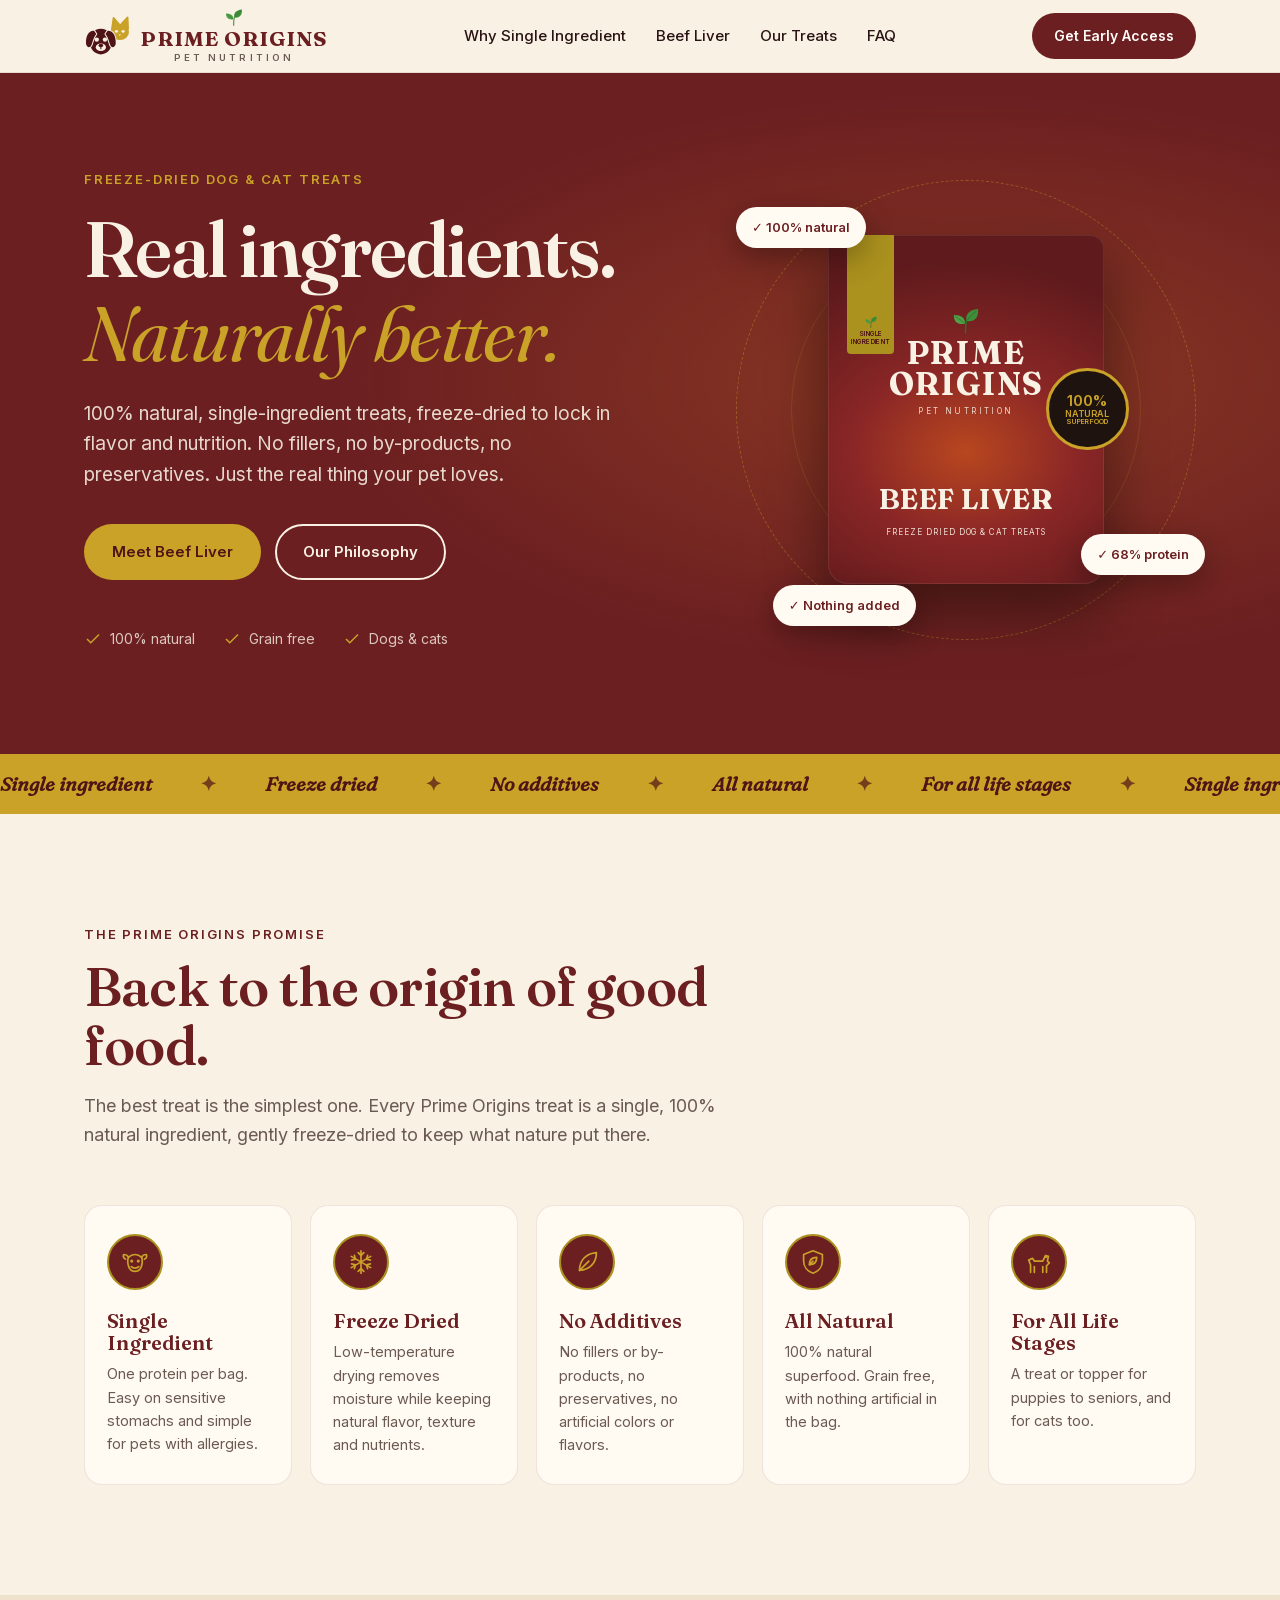
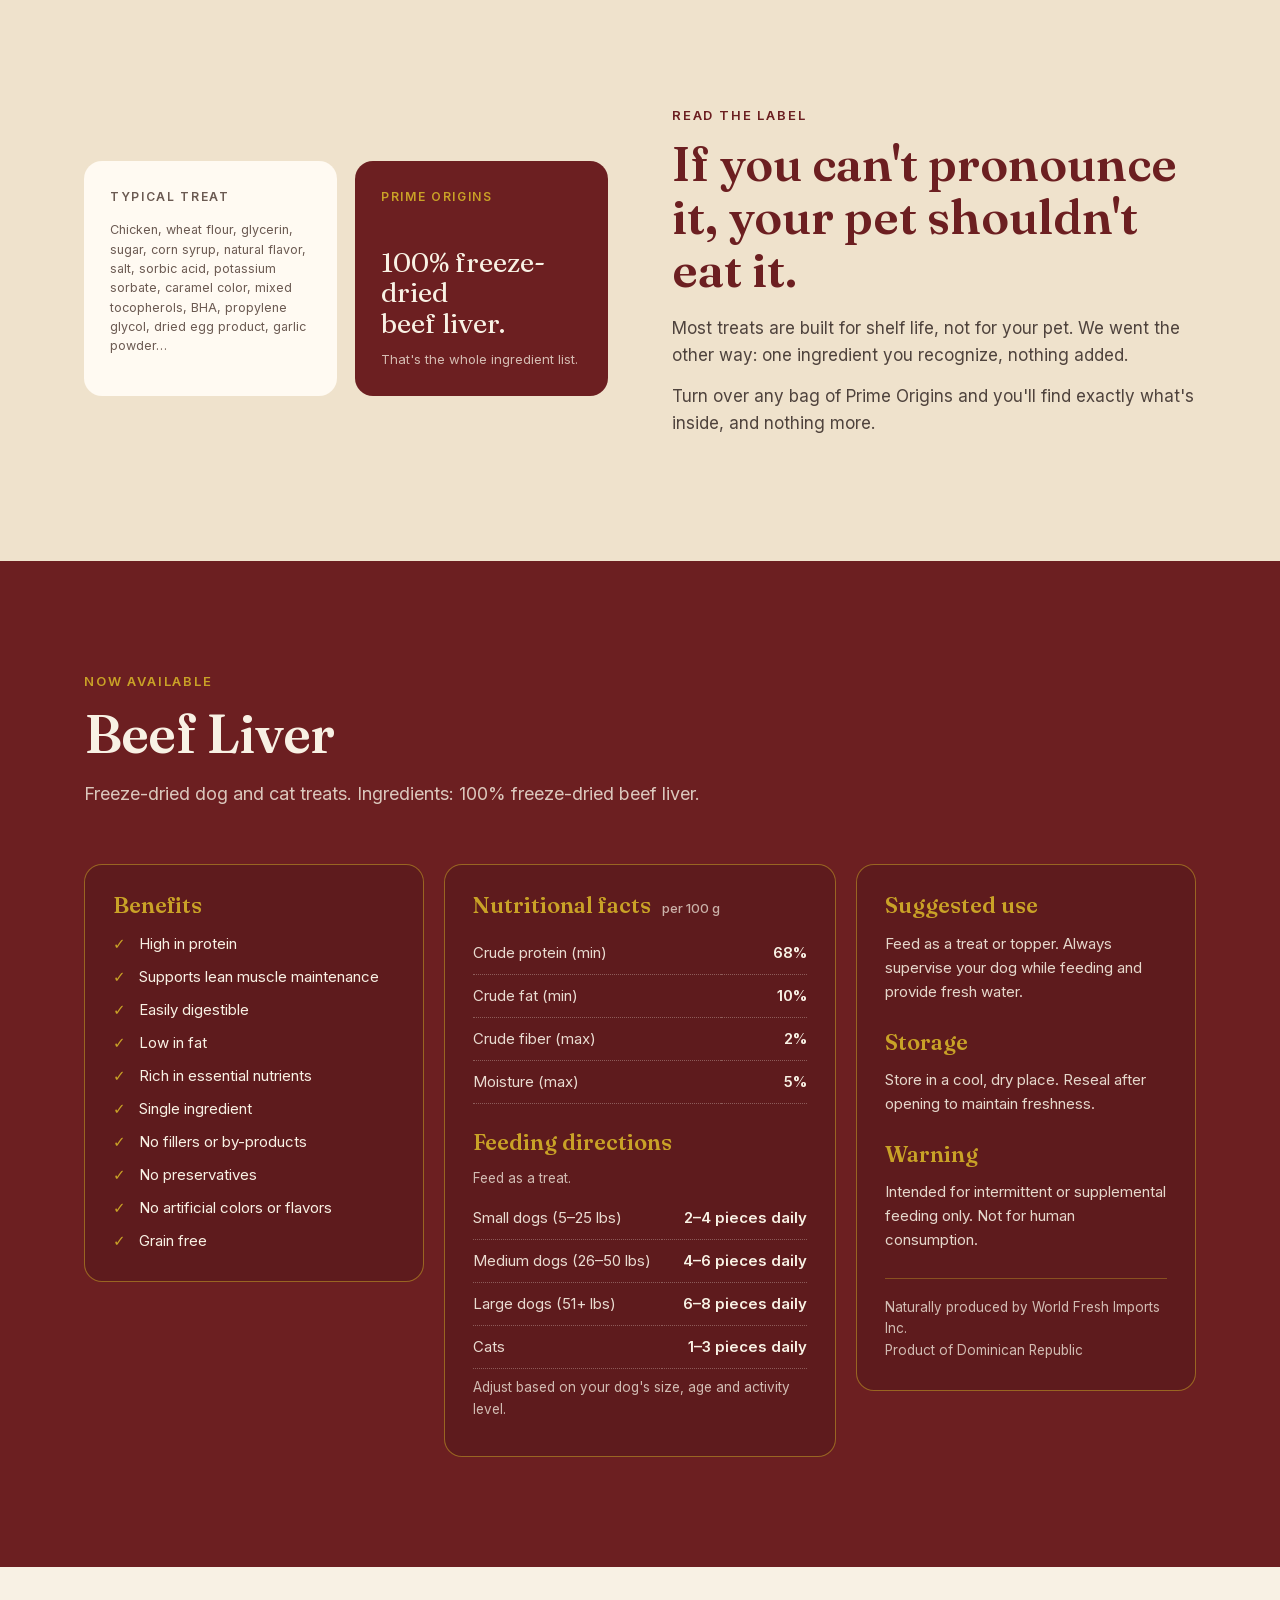
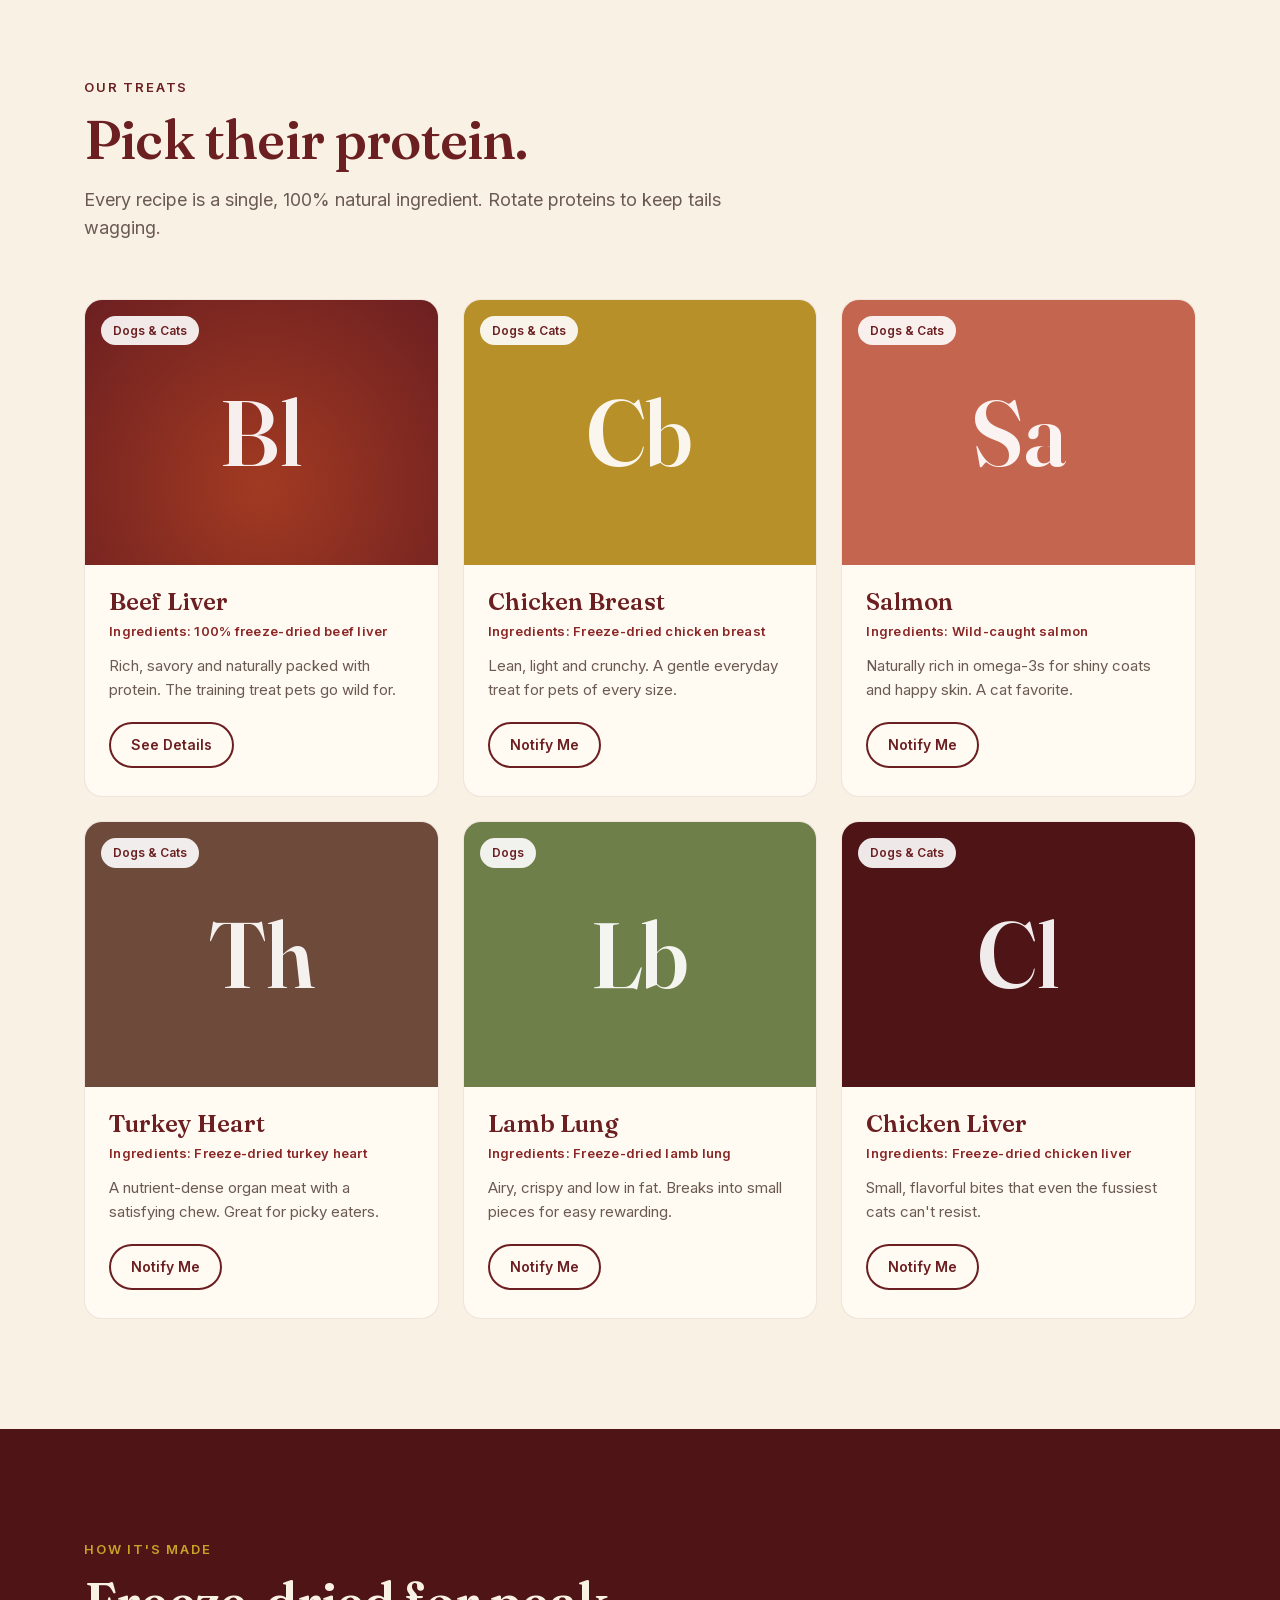
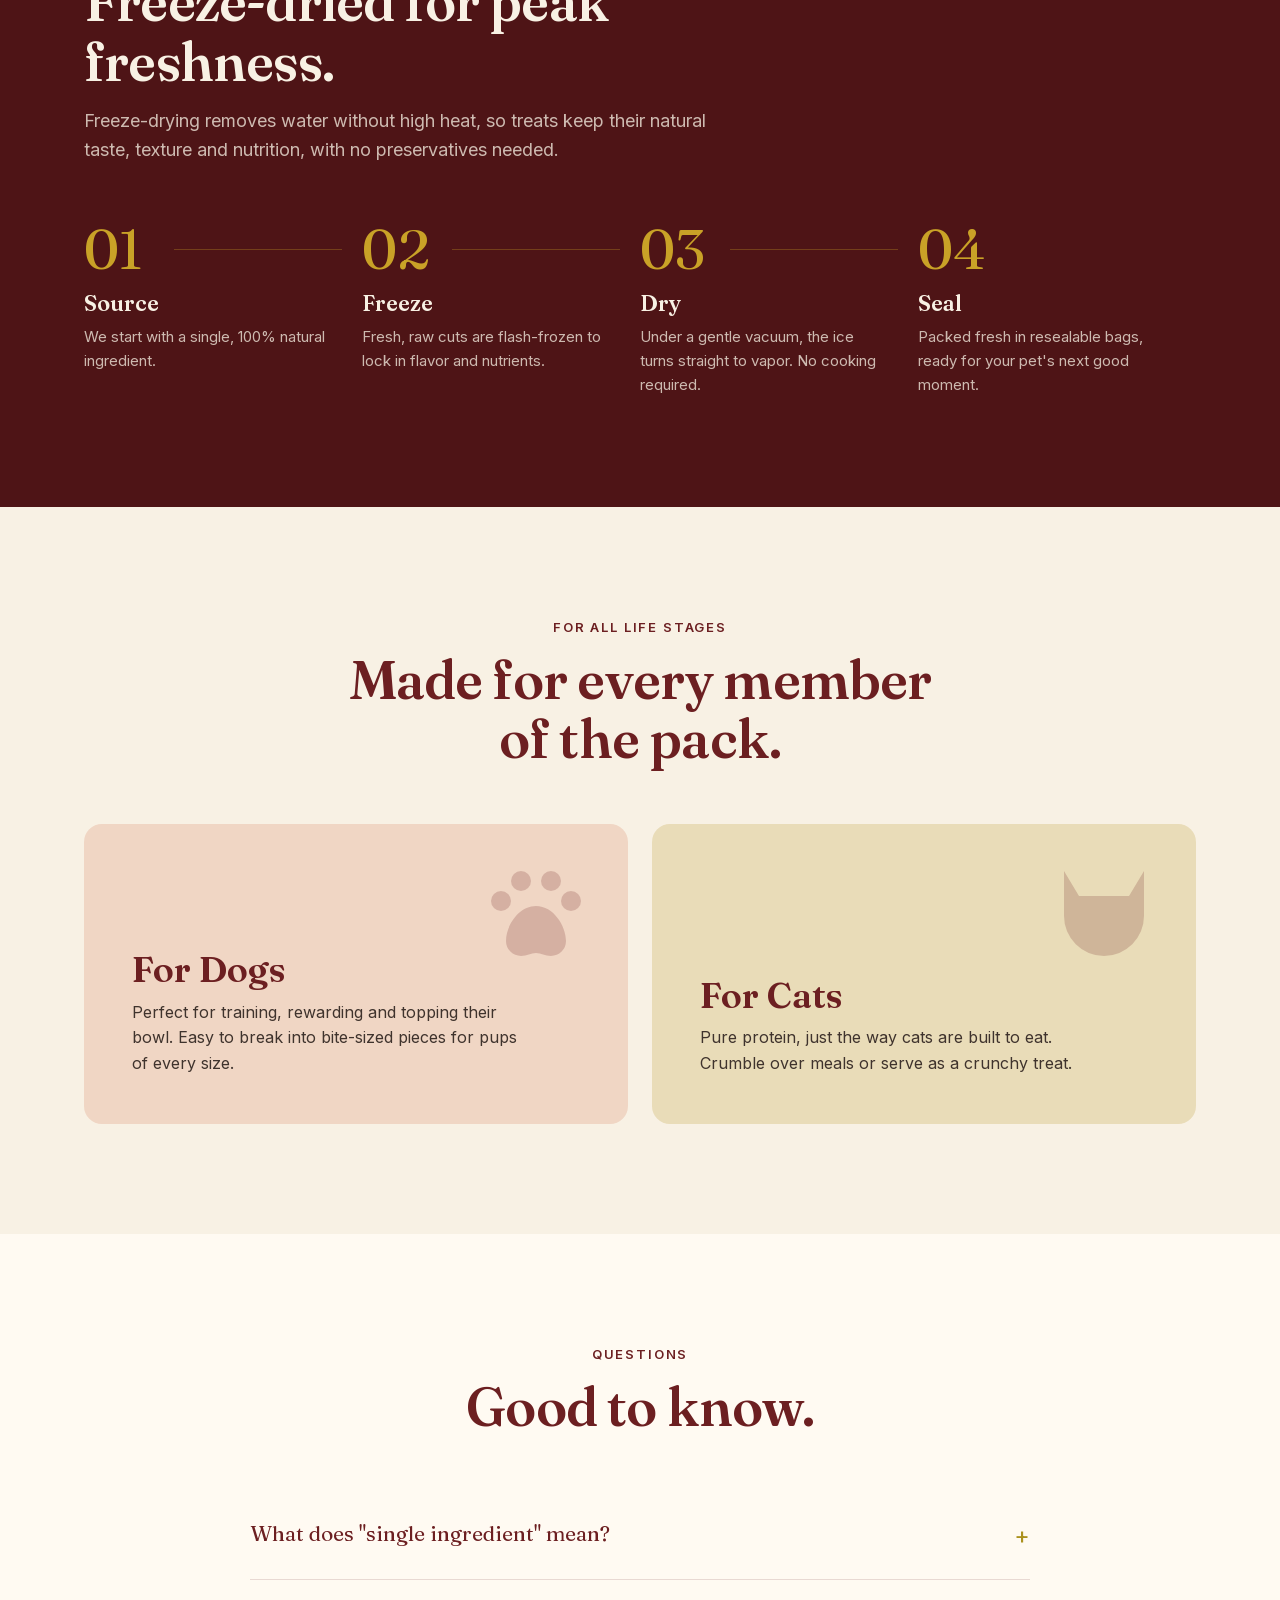
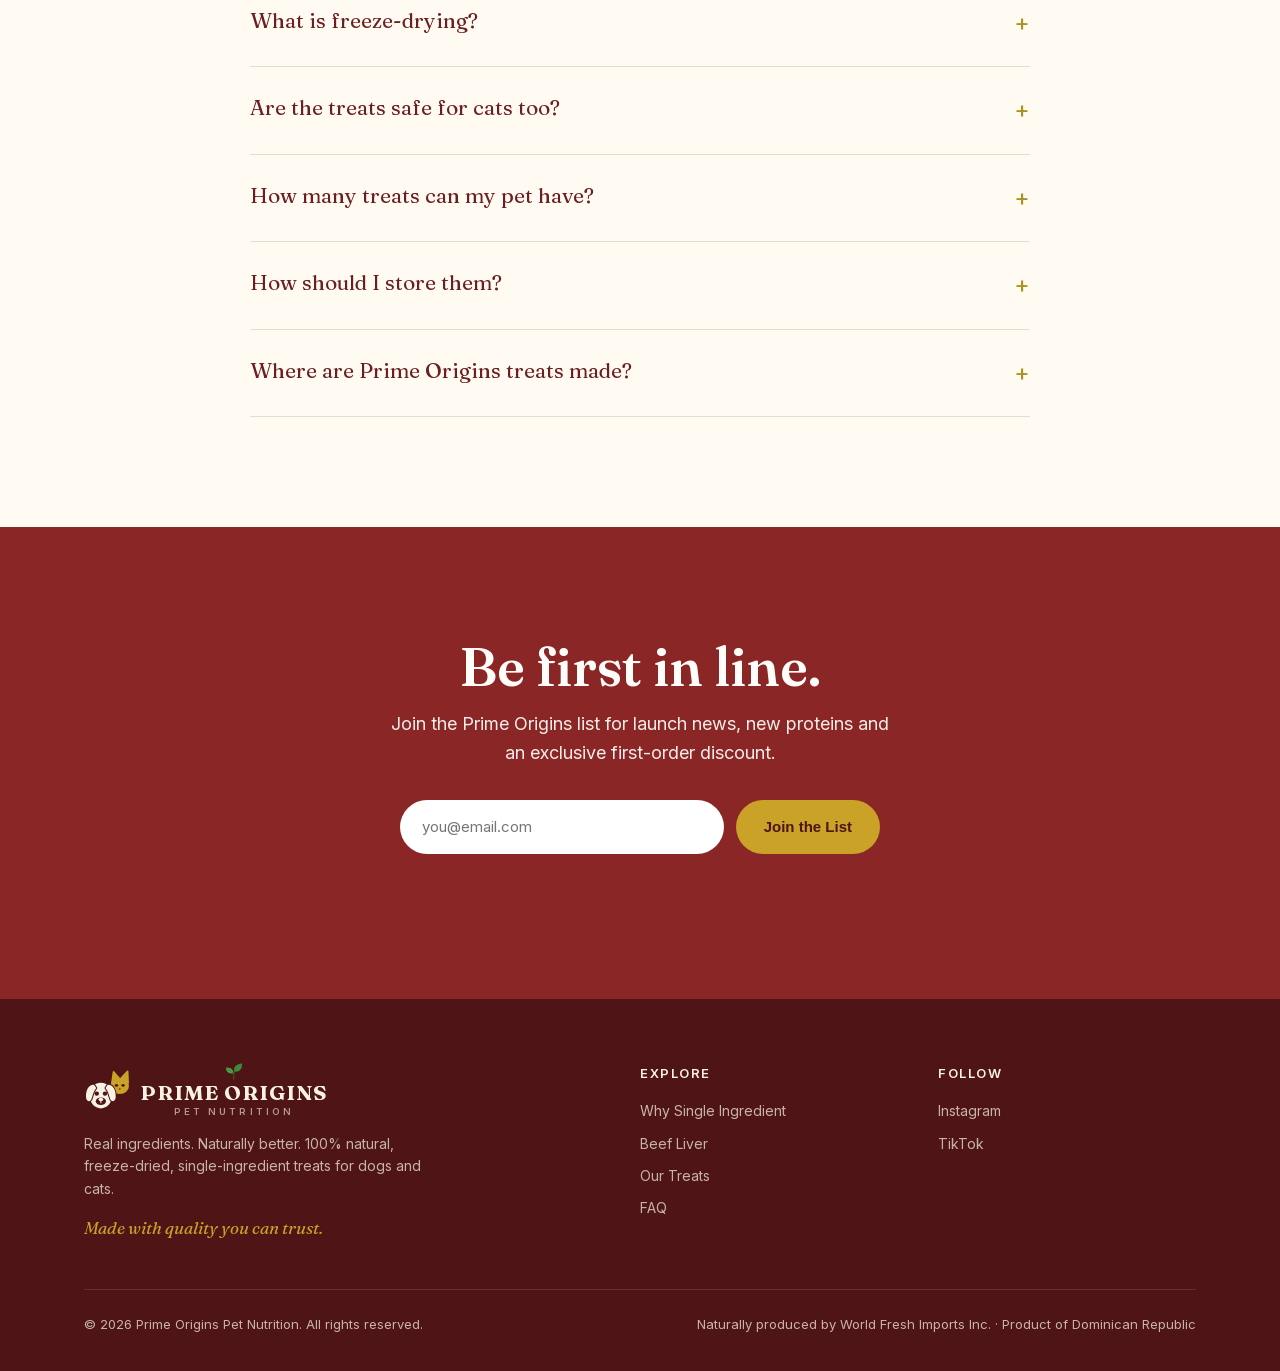
<file: index.html>
<!doctype html>
<html lang="en">
<head>
  <meta charset="utf-8">
  <meta name="viewport" content="width=device-width, initial-scale=1">
  <title>Prime Origins Pet Nutrition | Freeze-Dried Single-Ingredient Treats</title>
  <meta name="description" content="Prime Origins Pet Nutrition: 100% natural, freeze-dried, single-ingredient treats for dogs and cats. Real ingredients. Naturally better.">
  <link rel="canonical" href="https://primeoriginsco.com/">
  <meta name="theme-color" content="#6c1f21">
  <!-- Link previews (iMessage, WhatsApp, Facebook, Instagram, Slack, X) -->
  <meta property="og:site_name" content="Prime Origins Pet Nutrition">
  <meta property="og:title" content="Prime Origins | Real Ingredients. Naturally Better.">
  <meta property="og:description" content="100% natural, freeze-dried, single-ingredient treats for dogs and cats.">
  <meta property="og:type" content="website">
  <meta property="og:url" content="https://primeoriginsco.com/">
  <meta property="og:image" content="https://primeoriginsco.com/og-image.png?v=ca4086195f">
  <meta property="og:image:width" content="1200">
  <meta property="og:image:height" content="630">
  <meta property="og:image:alt" content="Prime Origins Pet Nutrition: Real ingredients. Naturally better.">
  <meta name="twitter:card" content="summary_large_image">
  <meta name="twitter:image" content="https://primeoriginsco.com/og-image.png?v=ca4086195f">
  <!-- Icons: SVG for modern browsers, PNG fallbacks for iOS home screen / Android / older browsers -->
  <link rel="icon" href="/favicon.svg?v=537106ab95" type="image/svg+xml">
  <link rel="icon" href="/favicon-32.png?v=21e3b72894" type="image/png" sizes="32x32">
  <link rel="apple-touch-icon" href="/apple-touch-icon.png?v=640be8159d">
  <meta name="apple-mobile-web-app-title" content="Prime Origins">
  <link rel="manifest" href="/site.webmanifest?v=f60cb2ed09">
  <link rel="preload" href="/fonts/fraunces-normal.woff2" as="font" type="font/woff2" crossorigin>
  <link rel="preload" href="/fonts/inter-normal.woff2" as="font" type="font/woff2" crossorigin>
  <link rel="stylesheet" href="/fonts/fonts.css?v=02822b6bf5">
  <link rel="stylesheet" href="/styles.css?v=91fd8fac73">
</head>
<body>

<header>
  <nav class="wrap nav" id="nav">
    <a href="#" class="logo" aria-label="Prime Origins Pet Nutrition, home">
      <img class="logo-mark" src="/logo-mark.svg?v=ac0148208c" alt="" width="44" height="44">
      <span class="wordmark"><img class="wm-leaf" src="/leaf.svg" alt="" width="20" height="17"><span class="wm-name">Prime Origins</span><span class="wm-sub">Pet Nutrition</span></span>
    </a>
    <ul>
      <li><a href="#why">Why Single Ingredient</a></li>
      <li><a href="#beef-liver">Beef Liver</a></li>
      <li><a href="#treats">Our Treats</a></li>
      <li><a href="#faq">FAQ</a></li>
    </ul>
    <a href="#signup" class="btn btn-primary">Get Early Access</a>
    <button class="menu-toggle" aria-label="Open menu" aria-expanded="false" id="menu-toggle"><span></span><span></span><span></span></button>
  </nav>
</header>

<main>
  <!-- Hero -->
  <section class="hero">
    <div class="wrap hero-grid">
      <div>
        <div class="eyebrow">Freeze-dried dog &amp; cat treats</div>
        <h1>Real ingredients.<br><em>Naturally better.</em></h1>
        <p class="lead">100% natural, single-ingredient treats, freeze-dried to lock in flavor and nutrition. No fillers, no by-products, no preservatives. Just the real thing your pet loves.</p>
        <div class="hero-actions">
          <a href="#beef-liver" class="btn btn-primary">Meet Beef Liver</a>
          <a href="#why" class="btn btn-ghost">Our Philosophy</a>
        </div>
        <div class="hero-badges">
          <div><svg viewBox="0 0 24 24" fill="none" stroke="currentColor" stroke-width="2"><path d="M20 6 9 17l-5-5"/></svg>100% natural</div>
          <div><svg viewBox="0 0 24 24" fill="none" stroke="currentColor" stroke-width="2"><path d="M20 6 9 17l-5-5"/></svg>Grain free</div>
          <div><svg viewBox="0 0 24 24" fill="none" stroke="currentColor" stroke-width="2"><path d="M20 6 9 17l-5-5"/></svg>Dogs &amp; cats</div>
        </div>
      </div>
      <div class="hero-art" aria-hidden="true">
        <div class="ring"></div>
        <div class="ring r2"></div>
        <div class="bag">
          <div class="bag-tab"><img src="/leaf.svg" alt="" width="18" height="16"><span>Single ingredient</span></div>
          <img class="bag-leaf" src="/leaf.svg" alt="" width="40" height="35">
          <div class="b-brand">Prime<br>Origins</div>
          <div class="b-sub">Pet Nutrition</div>
          <div class="b-prod">Beef Liver</div>
          <div class="b-tag">Freeze dried dog &amp; cat treats</div>
          <div class="bag-badge"><strong>100%</strong> Natural<span>Superfood</span></div>
        </div>
        <div class="chip c1">✓ 100% natural</div>
        <div class="chip c2">✓ 68% protein</div>
        <div class="chip c3">✓ Nothing added</div>
      </div>
    </div>
  </section>

  <div class="strip" aria-hidden="true">
    <div class="strip-track">
      <span>Single ingredient</span><span>Freeze dried</span><span>No additives</span><span>All natural</span><span>For all life stages</span>
      <span>Single ingredient</span><span>Freeze dried</span><span>No additives</span><span>All natural</span><span>For all life stages</span>
    </div>
  </div>

  <!-- Promise: the five icons from the bag -->
  <section id="why">
    <div class="wrap">
      <div class="section-head">
        <div class="eyebrow">The Prime Origins Promise</div>
        <h2>Back to the origin of good food.</h2>
        <p>The best treat is the simplest one. Every Prime Origins treat is a single, 100% natural ingredient, gently freeze-dried to keep what nature put there.</p>
      </div>
      <div class="pillars">
        <div class="pillar">
          <div class="icon"><svg viewBox="0 0 32 32" fill="none" stroke="currentColor" stroke-width="1.8" stroke-linecap="round" stroke-linejoin="round"><path d="M6 13c-2-1-3-3-2-5 2 0 4 1 5 3M26 13c2-1 3-3 2-5-2 0-4 1-5 3"/><path d="M9 11c2-2 5-3 7-3s5 1 7 3c1 3 1 6 0 9-1 4-4 6-7 6s-6-2-7-6c-1-3-1-6 0-9z"/><path d="M12 21c1 1 2.5 1.5 4 1.5s3-.5 4-1.5"/><circle cx="12.5" cy="15" r=".8" fill="currentColor"/><circle cx="19.5" cy="15" r=".8" fill="currentColor"/></svg></div>
          <h3>Single Ingredient</h3>
          <p>One protein per bag. Easy on sensitive stomachs and simple for pets with allergies.</p>
        </div>
        <div class="pillar">
          <div class="icon"><svg viewBox="0 0 32 32" fill="none" stroke="currentColor" stroke-width="1.8" stroke-linecap="round"><path d="M16 4v24M5.6 10l20.8 12M26.4 10 5.6 22"/><path d="M13 6l3 3 3-3M13 26l3-3 3 3M6 14l4-1-1-4M26 18l-4 1 1 4M6 18l4 1-1 4M26 14l-4-1 1-4"/></svg></div>
          <h3>Freeze Dried</h3>
          <p>Low-temperature drying removes moisture while keeping natural flavor, texture and nutrients.</p>
        </div>
        <div class="pillar">
          <div class="icon"><svg viewBox="0 0 32 32" fill="none" stroke="currentColor" stroke-width="1.8" stroke-linecap="round" stroke-linejoin="round"><path d="M8 25C8 14 15 7 26 6c0 11-7 18-18 19z"/><path d="M8 25 18 15"/></svg></div>
          <h3>No Additives</h3>
          <p>No fillers or by-products, no preservatives, no artificial colors or flavors.</p>
        </div>
        <div class="pillar">
          <div class="icon"><svg viewBox="0 0 32 32" fill="none" stroke="currentColor" stroke-width="1.8" stroke-linecap="round" stroke-linejoin="round"><path d="M16 4 6 8v7c0 6 4 11 10 13 6-2 10-7 10-13V8z"/><path d="M12 19c0-5 3-8 8-8 0 5-3 8-8 8zM12 19l4-4"/></svg></div>
          <h3>All Natural</h3>
          <p>100% natural superfood. Grain free, with nothing artificial in the bag.</p>
        </div>
        <div class="pillar">
          <div class="icon"><svg viewBox="0 0 32 32" fill="none" stroke="currentColor" stroke-width="1.8" stroke-linecap="round" stroke-linejoin="round"><path d="M7 27v-8l-2-5 4-2 2 3h9l3-6 3 1-1 5 2 2-3 3v7M11 27v-6M20 27v-6"/><circle cx="23.5" cy="10.5" r=".6" fill="currentColor"/></svg></div>
          <h3>For All Life Stages</h3>
          <p>A treat or topper for puppies to seniors, and for cats too.</p>
        </div>
      </div>
    </div>
  </section>

  <!-- Label comparison -->
  <section class="compare">
    <div class="wrap compare-grid">
      <div class="labels">
        <div class="label-card theirs">
          <h4>Typical treat</h4>
          <p>Chicken, wheat flour, glycerin, sugar, corn syrup, natural flavor, salt, sorbic acid, potassium sorbate, caramel color, mixed tocopherols, BHA, propylene glycol, dried egg product, garlic powder…</p>
        </div>
        <div class="label-card ours">
          <h4>Prime Origins</h4>
          <div class="one">100% freeze-dried<br>beef liver.</div>
          <small>That's the whole ingredient list.</small>
        </div>
      </div>
      <div>
        <div class="eyebrow">Read the Label</div>
        <h2>If you can't pronounce it, your pet shouldn't eat it.</h2>
        <p>Most treats are built for shelf life, not for your pet. We went the other way: one ingredient you recognize, nothing added.</p>
        <p>Turn over any bag of Prime Origins and you'll find exactly what's inside, and nothing more.</p>
      </div>
    </div>
  </section>

  <!-- Beef Liver spotlight: every fact here comes from the bag -->
  <section class="spotlight" id="beef-liver">
    <div class="wrap">
      <div class="section-head">
        <div class="eyebrow">Now available</div>
        <h2>Beef Liver</h2>
        <p>Freeze-dried dog and cat treats. Ingredients: 100% freeze-dried beef liver.</p>
      </div>
      <div class="spot-grid">
        <div class="spot-card benefits">
          <h3>Benefits</h3>
          <ul class="checks">
            <li>High in protein</li>
            <li>Supports lean muscle maintenance</li>
            <li>Easily digestible</li>
            <li>Low in fat</li>
            <li>Rich in essential nutrients</li>
            <li>Single ingredient</li>
            <li>No fillers or by-products</li>
            <li>No preservatives</li>
            <li>No artificial colors or flavors</li>
            <li>Grain free</li>
          </ul>
        </div>
        <div class="spot-card">
          <h3>Nutritional facts <small>per 100 g</small></h3>
          <table class="facts">
            <tr><th scope="row">Crude protein (min)</th><td>68%</td></tr>
            <tr><th scope="row">Crude fat (min)</th><td>10%</td></tr>
            <tr><th scope="row">Crude fiber (max)</th><td>2%</td></tr>
            <tr><th scope="row">Moisture (max)</th><td>5%</td></tr>
          </table>
          <h3 class="mt">Feeding directions</h3>
          <p class="small">Feed as a treat.</p>
          <table class="facts">
            <tr><th scope="row">Small dogs (5–25 lbs)</th><td>2–4 pieces daily</td></tr>
            <tr><th scope="row">Medium dogs (26–50 lbs)</th><td>4–6 pieces daily</td></tr>
            <tr><th scope="row">Large dogs (51+ lbs)</th><td>6–8 pieces daily</td></tr>
            <tr><th scope="row">Cats</th><td>1–3 pieces daily</td></tr>
          </table>
          <p class="small">Adjust based on your dog's size, age and activity level.</p>
        </div>
        <div class="spot-card notes">
          <h3>Suggested use</h3>
          <p>Feed as a treat or topper. Always supervise your dog while feeding and provide fresh water.</p>
          <h3 class="mt">Storage</h3>
          <p>Store in a cool, dry place. Reseal after opening to maintain freshness.</p>
          <h3 class="mt">Warning</h3>
          <p>Intended for intermittent or supplemental feeding only. Not for human consumption.</p>
          <p class="origin">Naturally produced by World Fresh Imports Inc.<br>Product of Dominican Republic</p>
        </div>
      </div>
    </div>
  </section>

  <!-- Products -->
  <section id="treats">
    <div class="wrap">
      <div class="section-head">
        <div class="eyebrow">Our Treats</div>
        <h2>Pick their protein.</h2>
        <p>Every recipe is a single, 100% natural ingredient. Rotate proteins to keep tails wagging.</p>
      </div>
      <div class="products">
        <article class="product">
          <div class="product-art art-1"><span class="p-pet">Dogs &amp; Cats</span><span class="p-letter">Bl</span></div>
          <div class="product-body">
            <h3>Beef Liver</h3>
            <div class="ingredient">Ingredients: 100% freeze-dried beef liver</div>
            <p>Rich, savory and naturally packed with protein. The training treat pets go wild for.</p>
            <a href="#beef-liver" class="btn btn-ghost">See Details</a>
          </div>
        </article>
        <article class="product">
          <div class="product-art art-2"><span class="p-pet">Dogs &amp; Cats</span><span class="p-letter">Cb</span></div>
          <div class="product-body">
            <h3>Chicken Breast</h3>
            <div class="ingredient">Ingredients: Freeze-dried chicken breast</div>
            <p>Lean, light and crunchy. A gentle everyday treat for pets of every size.</p>
            <a href="#signup" class="btn btn-ghost">Notify Me</a>
          </div>
        </article>
        <article class="product">
          <div class="product-art art-3"><span class="p-pet">Dogs &amp; Cats</span><span class="p-letter">Sa</span></div>
          <div class="product-body">
            <h3>Salmon</h3>
            <div class="ingredient">Ingredients: Wild-caught salmon</div>
            <p>Naturally rich in omega-3s for shiny coats and happy skin. A cat favorite.</p>
            <a href="#signup" class="btn btn-ghost">Notify Me</a>
          </div>
        </article>
        <article class="product">
          <div class="product-art art-4"><span class="p-pet">Dogs &amp; Cats</span><span class="p-letter">Th</span></div>
          <div class="product-body">
            <h3>Turkey Heart</h3>
            <div class="ingredient">Ingredients: Freeze-dried turkey heart</div>
            <p>A nutrient-dense organ meat with a satisfying chew. Great for picky eaters.</p>
            <a href="#signup" class="btn btn-ghost">Notify Me</a>
          </div>
        </article>
        <article class="product">
          <div class="product-art art-5"><span class="p-pet">Dogs</span><span class="p-letter">Lb</span></div>
          <div class="product-body">
            <h3>Lamb Lung</h3>
            <div class="ingredient">Ingredients: Freeze-dried lamb lung</div>
            <p>Airy, crispy and low in fat. Breaks into small pieces for easy rewarding.</p>
            <a href="#signup" class="btn btn-ghost">Notify Me</a>
          </div>
        </article>
        <article class="product">
          <div class="product-art art-6"><span class="p-pet">Dogs &amp; Cats</span><span class="p-letter">Cl</span></div>
          <div class="product-body">
            <h3>Chicken Liver</h3>
            <div class="ingredient">Ingredients: Freeze-dried chicken liver</div>
            <p>Small, flavorful bites that even the fussiest cats can't resist.</p>
            <a href="#signup" class="btn btn-ghost">Notify Me</a>
          </div>
        </article>
      </div>
    </div>
  </section>

  <!-- Process -->
  <section class="process" id="process">
    <div class="wrap">
      <div class="section-head">
        <div class="eyebrow">How It's Made</div>
        <h2>Freeze-dried for peak freshness.</h2>
        <p>Freeze-drying removes water without high heat, so treats keep their natural taste, texture and nutrition, with no preservatives needed.</p>
      </div>
      <div class="steps">
        <div class="step">
          <h3>Source</h3>
          <p>We start with a single, 100% natural ingredient.</p>
        </div>
        <div class="step">
          <h3>Freeze</h3>
          <p>Fresh, raw cuts are flash-frozen to lock in flavor and nutrients.</p>
        </div>
        <div class="step">
          <h3>Dry</h3>
          <p>Under a gentle vacuum, the ice turns straight to vapor. No cooking required.</p>
        </div>
        <div class="step">
          <h3>Seal</h3>
          <p>Packed fresh in resealable bags, ready for your pet's next good moment.</p>
        </div>
      </div>
    </div>
  </section>

  <!-- For all pets -->
  <section>
    <div class="wrap">
      <div class="section-head center">
        <div class="eyebrow">For All Life Stages</div>
        <h2>Made for every member of the pack.</h2>
      </div>
      <div class="pets-grid">
        <div class="pet-card dog">
          <svg class="pet-icon" viewBox="0 0 24 24" fill="currentColor"><circle cx="5" cy="9" r="2"/><circle cx="9" cy="5" r="2"/><circle cx="15" cy="5" r="2"/><circle cx="19" cy="9" r="2"/><path d="M12 10c-3.5 0-6 4-6 7a3 3 0 0 0 3 3c1.2 0 2-.6 3-.6s1.8.6 3 .6a3 3 0 0 0 3-3c0-3-2.5-7-6-7z"/></svg>
          <h3>For Dogs</h3>
          <p>Perfect for training, rewarding and topping their bowl. Easy to break into bite-sized pieces for pups of every size.</p>
        </div>
        <div class="pet-card cat">
          <svg class="pet-icon" viewBox="0 0 24 24" fill="currentColor"><path d="M4 3l3 5h10l3-5v9a8 8 0 0 1-16 0z"/></svg>
          <h3>For Cats</h3>
          <p>Pure protein, just the way cats are built to eat. Crumble over meals or serve as a crunchy treat.</p>
        </div>
      </div>
    </div>
  </section>

  <!-- FAQ -->
  <section class="faq" id="faq">
    <div class="wrap">
      <div class="section-head center">
        <div class="eyebrow">Questions</div>
        <h2>Good to know.</h2>
      </div>
      <div class="faq-list">
        <details>
          <summary>What does "single ingredient" mean?</summary>
          <p>Exactly what it sounds like. Each bag contains one ingredient, the one named on the front. Our Beef Liver is 100% freeze-dried beef liver: no fillers, binders, flavors or preservatives.</p>
        </details>
        <details>
          <summary>What is freeze-drying?</summary>
          <p>Freeze-drying removes water from food by freezing it and then gently turning the ice to vapor under vacuum. Because it avoids high heat, more of the food's natural flavor and nutrition is preserved, and it stays shelf-stable without added preservatives.</p>
        </details>
        <details>
          <summary>Are the treats safe for cats too?</summary>
          <p>Yes. Our treats are made for dogs and cats at all life stages. For cats, we suggest 1–3 pieces daily.</p>
        </details>
        <details>
          <summary>How many treats can my pet have?</summary>
          <p>Small dogs (5–25 lbs) 2–4 pieces daily, medium dogs (26–50 lbs) 4–6, large dogs (51+ lbs) 6–8, and cats 1–3. Adjust for your pet's size, age and activity level, always supervise feeding and provide fresh water. These are intended for intermittent or supplemental feeding.</p>
        </details>
        <details>
          <summary>How should I store them?</summary>
          <p>Store in a cool, dry place and reseal the bag after opening to maintain freshness. No refrigeration needed.</p>
        </details>
        <details>
          <summary>Where are Prime Origins treats made?</summary>
          <p>Prime Origins treats are naturally produced by World Fresh Imports Inc. and are a product of the Dominican Republic.</p>
        </details>
      </div>
    </div>
  </section>

  <!-- Signup -->
  <section class="signup" id="signup">
    <div class="wrap">
      <h2>Be first in line.</h2>
      <p>Join the Prime Origins list for launch news, new proteins and an exclusive first-order discount.</p>
      <form id="signup-form">
        <input type="email" name="email" placeholder="you@email.com" required aria-label="Email address">
        <button class="btn" type="submit">Join the List</button>
      </form>
      <div class="note" id="signup-note"></div>
    </div>
  </section>
</main>

<footer>
  <div class="wrap">
    <div class="foot-grid">
      <div>
        <a href="#" class="logo foot-logo" aria-label="Prime Origins Pet Nutrition, home">
          <img class="logo-mark" src="/logo-mark-reversed.svg?v=d87bba224a" alt="" width="44" height="44">
          <span class="wordmark"><img class="wm-leaf" src="/leaf.svg" alt="" width="20" height="17"><span class="wm-name">Prime Origins</span><span class="wm-sub">Pet Nutrition</span></span>
        </a>
        <p class="foot-blurb">Real ingredients. Naturally better. 100% natural, freeze-dried, single-ingredient treats for dogs and cats.</p>
        <p class="foot-trust">Made with quality you can trust.</p>
      </div>
      <div>
        <h4>Explore</h4>
        <ul>
          <li><a href="#why">Why Single Ingredient</a></li>
          <li><a href="#beef-liver">Beef Liver</a></li>
          <li><a href="#treats">Our Treats</a></li>
          <li><a href="#faq">FAQ</a></li>
        </ul>
      </div>
      <div>
        <h4>Follow</h4>
        <ul>
          <li><a href="#">Instagram</a></li>
          <li><a href="#">TikTok</a></li>
        </ul>
      </div>
    </div>
    <div class="foot-bottom">
      <span>© <span id="year">2026</span> Prime Origins Pet Nutrition. All rights reserved.</span>
      <span>Naturally produced by World Fresh Imports Inc. · Product of Dominican Republic</span>
    </div>
  </div>
</footer>

<script src="/app.js?v=e9bcbd8aa5" defer></script>
</body>
</html>
</file>
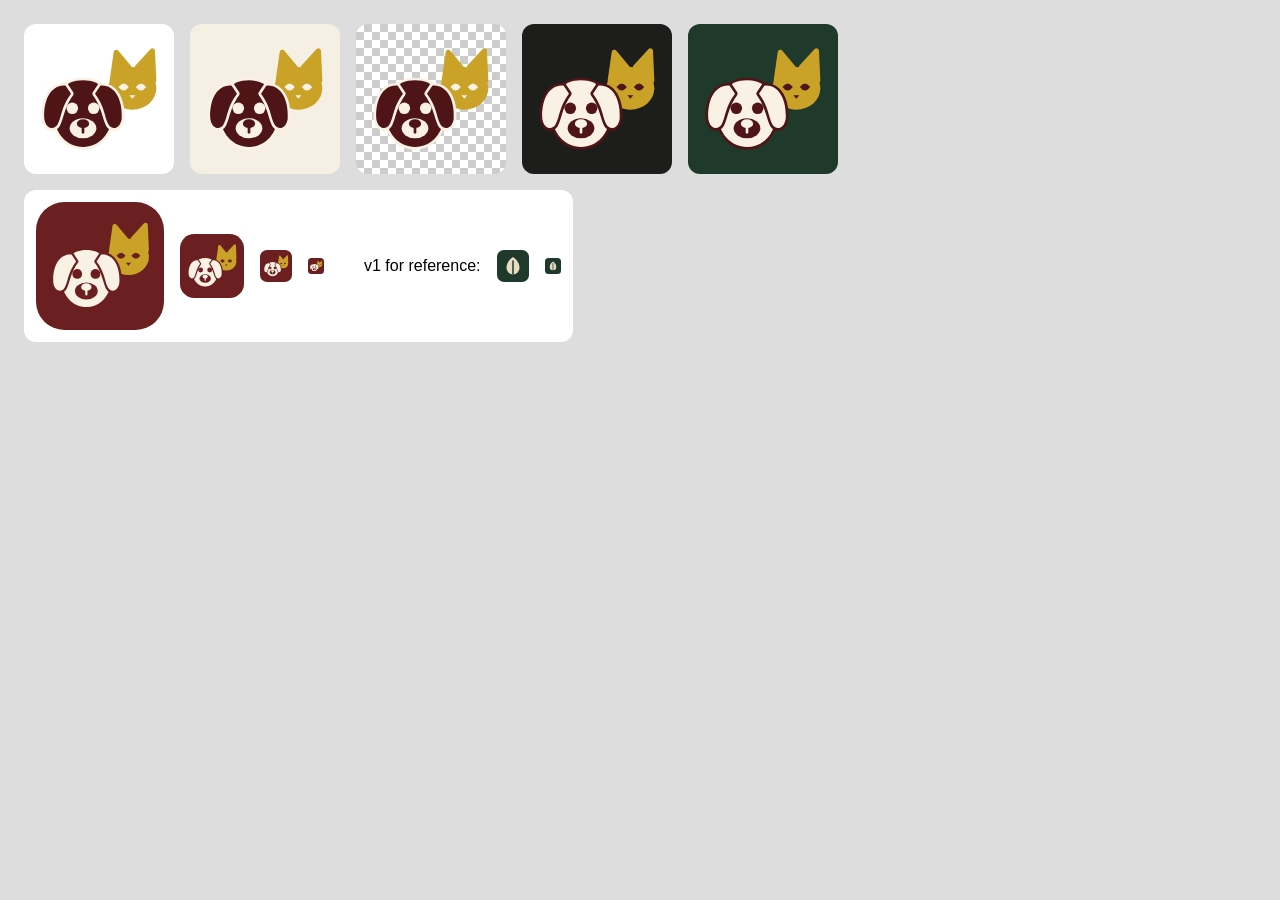
<file: brand/concepts/check.html>
<!doctype html><html><head><meta charset="utf-8"><title>Logo check</title>
<style>body{margin:0;padding:24px;font-family:sans-serif;background:#ddd}.r{display:flex;gap:16px;margin-bottom:16px;align-items:center}
.b{width:150px;height:150px;display:grid;place-items:center;border-radius:12px}.b img{width:120px}
.f img{image-rendering:auto}</style></head><body>
<div class="r">
<div class="b" style="background:#fff"><img src="../logo-v2-mark.svg"></div>
<div class="b" style="background:#f6f0e4"><img src="../logo-v2-mark.svg"></div>
<div class="b" style="background:repeating-conic-gradient(#ccc 0 25%,#fff 0 50%) 0 0/16px 16px"><img src="../logo-v2-mark.svg"></div>
<div class="b" style="background:#1d1d1b"><img src="../logo-v2-mark-reversed.svg"></div>
<div class="b" style="background:#1f3a2b"><img src="../logo-v2-mark-reversed.svg"></div>
</div>
<div class="r f" style="background:#fff;padding:12px;border-radius:12px;width:max-content">
<img src="../logo-v2-favicon.svg" width="128"><img src="../logo-v2-favicon.svg" width="64"><img src="../logo-v2-favicon.svg" width="32"><img src="../logo-v2-favicon.svg" width="16">
<span style="margin-left:24px">v1 for reference:</span><img src="../logo-v1-leaf.svg" width="32"><img src="../logo-v1-leaf.svg" width="16">
</div></body></html>
</file>
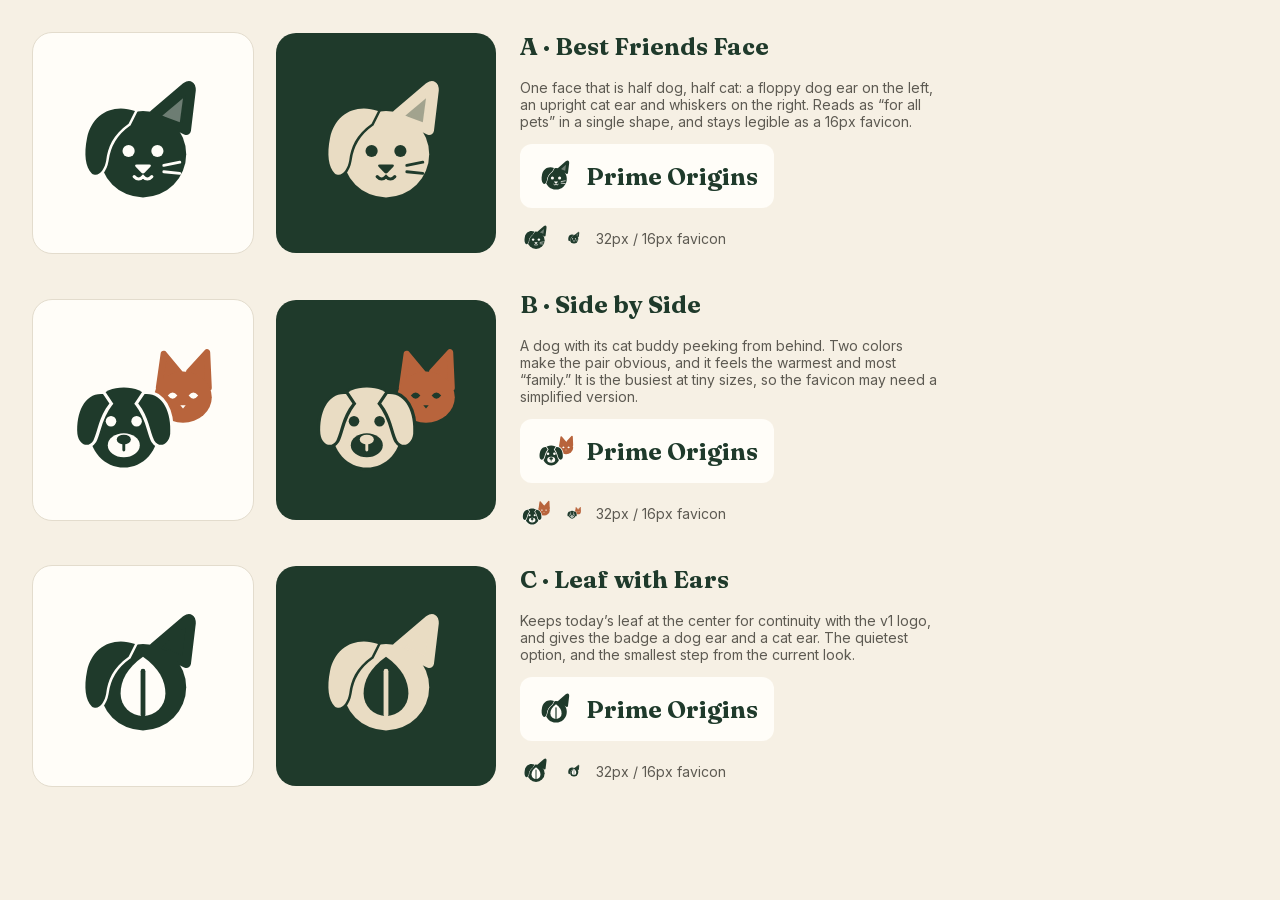
<file: brand/concepts/preview.html>
<!doctype html>
<html lang="en">
<head>
<meta charset="utf-8">
<title>Logo Concepts</title>
<link rel="stylesheet" href="/fonts/fonts.css">
<style>
  body { margin: 0; padding: 32px; font-family: Inter, sans-serif; background: #f6f0e4; color: #1d1d1b; }
  h2 { font-family: Fraunces, serif; margin: 0 0 4px; color: #1f3a2b; }
  .row { display: grid; grid-template-columns: 220px 220px 1fr; gap: 24px; align-items: center; margin-bottom: 36px; }
  .tile { width: 220px; height: 220px; border-radius: 20px; display: grid; place-items: center; }
  .light { background: #fffdf8; border: 1px solid #e3dccd; }
  .dark { background: #1f3a2b; }
  .tile svg { width: 160px; height: 160px; }
  .meta { display: flex; flex-direction: column; gap: 14px; }
  .lockup { display: flex; align-items: center; gap: 10px; background: #fffdf8; padding: 12px 16px; border-radius: 12px; width: max-content; }
  .lockup svg { width: 40px; height: 40px; }
  .lockup span { font-family: Fraunces, serif; font-weight: 700; font-size: 24px; color: #1f3a2b; }
  .small { display: flex; gap: 14px; align-items: center; }
  .small svg { width: 32px; height: 32px; } .small svg.s16 { width: 16px; height: 16px; }
  p { margin: 0; color: #5d5a52; font-size: 14px; max-width: 420px; }
</style>
</head>
<body>
<div id="sheet"></div>
<script src="concepts.js"></script>
<script>
// Each concept is defined once and rendered in every context.

const sheet = document.getElementById('sheet');
for (const c of concepts) {
  const light = c.svg(C.F, '#fffdf8', C.K), dark = c.svg(C.S, C.F, C.K);
  sheet.insertAdjacentHTML('beforeend', `
    <div class="row" id="${c.id}">
      <div class="tile light">${light}</div>
      <div class="tile dark">${dark}</div>
      <div class="meta"><h2>${c.name}</h2><p>${c.note}</p>
        <div class="lockup">${c.svg(C.F, '#fffdf8', C.K)}<span>Prime Origins</span></div>
        <div class="small">${c.svg(C.F, '#fffdf8', C.K)}${c.svg(C.F, '#fffdf8', C.K).replace('<svg', '<svg class="s16"')} <p>32px / 16px favicon</p></div>
      </div>
    </div>`);
}
</script>
</body>
</html>
</file>
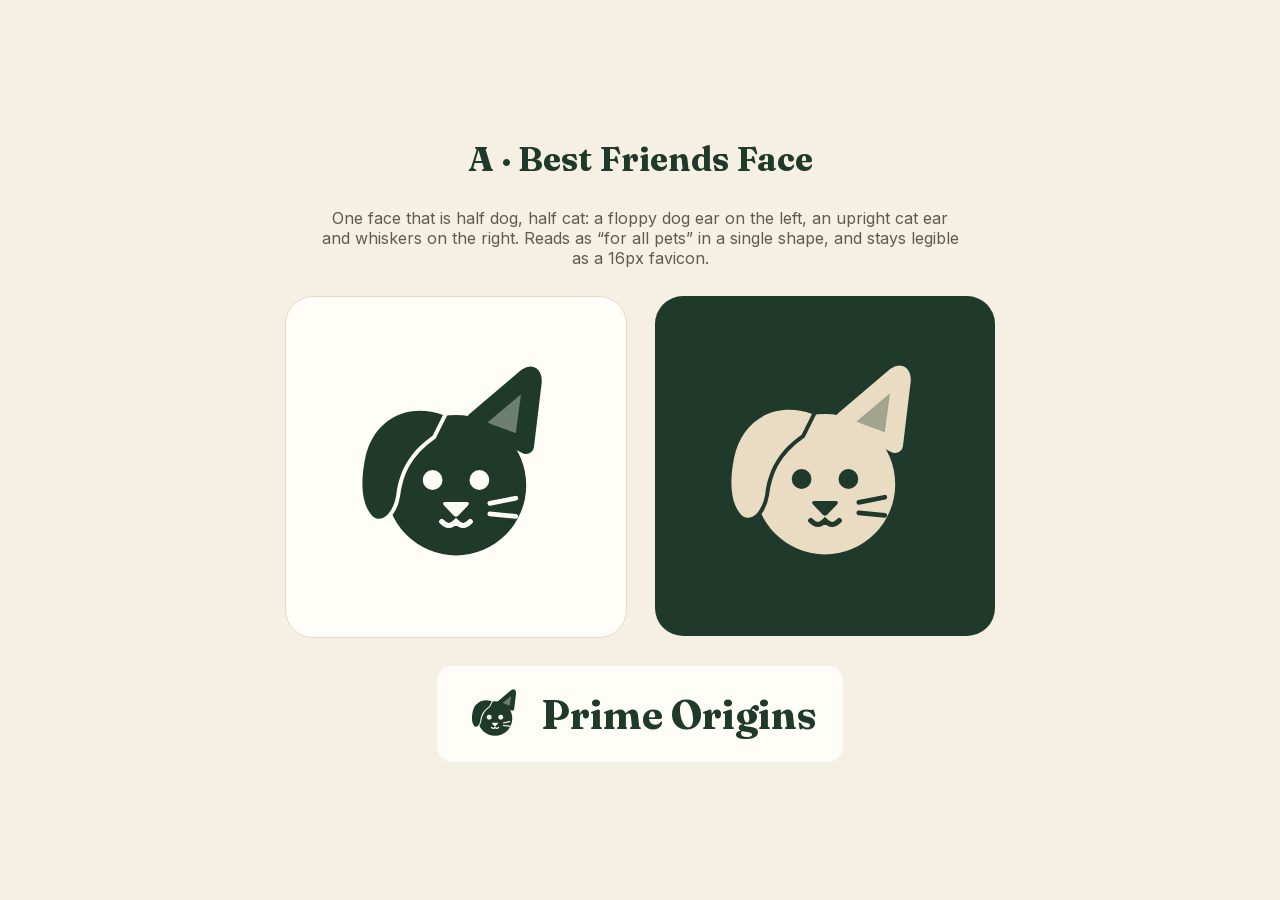
<file: brand/concepts/view.html>
<!doctype html>
<html lang="en">
<head>
<meta charset="utf-8">
<title>Logo Concept</title>
<link rel="stylesheet" href="/fonts/fonts.css">
<style>
  body { margin: 0; min-height: 100vh; font-family: Inter, sans-serif; background: #f6f0e4; display: flex; flex-direction: column; align-items: center; justify-content: center; gap: 28px; padding: 24px; box-sizing: border-box; }
  h1 { font-family: Fraunces, serif; color: #1f3a2b; margin: 0; font-size: 34px; }
  p { margin: 0; color: #5d5a52; max-width: 640px; text-align: center; }
  .pair { display: flex; gap: 28px; flex-wrap: wrap; justify-content: center; }
  .tile { width: 340px; height: 340px; border-radius: 28px; display: grid; place-items: center; }
  .light { background: #fffdf8; border: 1px solid #e3dccd; } .dark { background: #1f3a2b; }
  .tile svg { width: 260px; height: 260px; }
  .lockup { display: flex; align-items: center; gap: 14px; background: #fffdf8; padding: 16px 26px; border-radius: 16px; }
  .lockup svg { width: 64px; height: 64px; }
  .lockup span { font-family: Fraunces, serif; font-weight: 700; font-size: 40px; color: #1f3a2b; }
</style>
</head>
<body>
<script src="concepts.js"></script>
<script>
  const id = new URLSearchParams(location.search).get('c');
  const c = concepts.find(x => x.id === id) || concepts[0];
  document.title = c.name.replace(/^. · /, '') + ' logo';
  document.body.innerHTML = `<h1>${c.name}</h1><p>${c.note}</p>
    <div class="pair"><div class="tile light">${c.svg(C.F, '#fffdf8', C.K)}</div><div class="tile dark">${c.svg(C.S, C.F, C.K)}</div></div>
    <div class="lockup">${c.svg(C.F, '#fffdf8', C.K)}<span>Prime Origins</span></div>`;
</script>
</body>
</html>
</file>
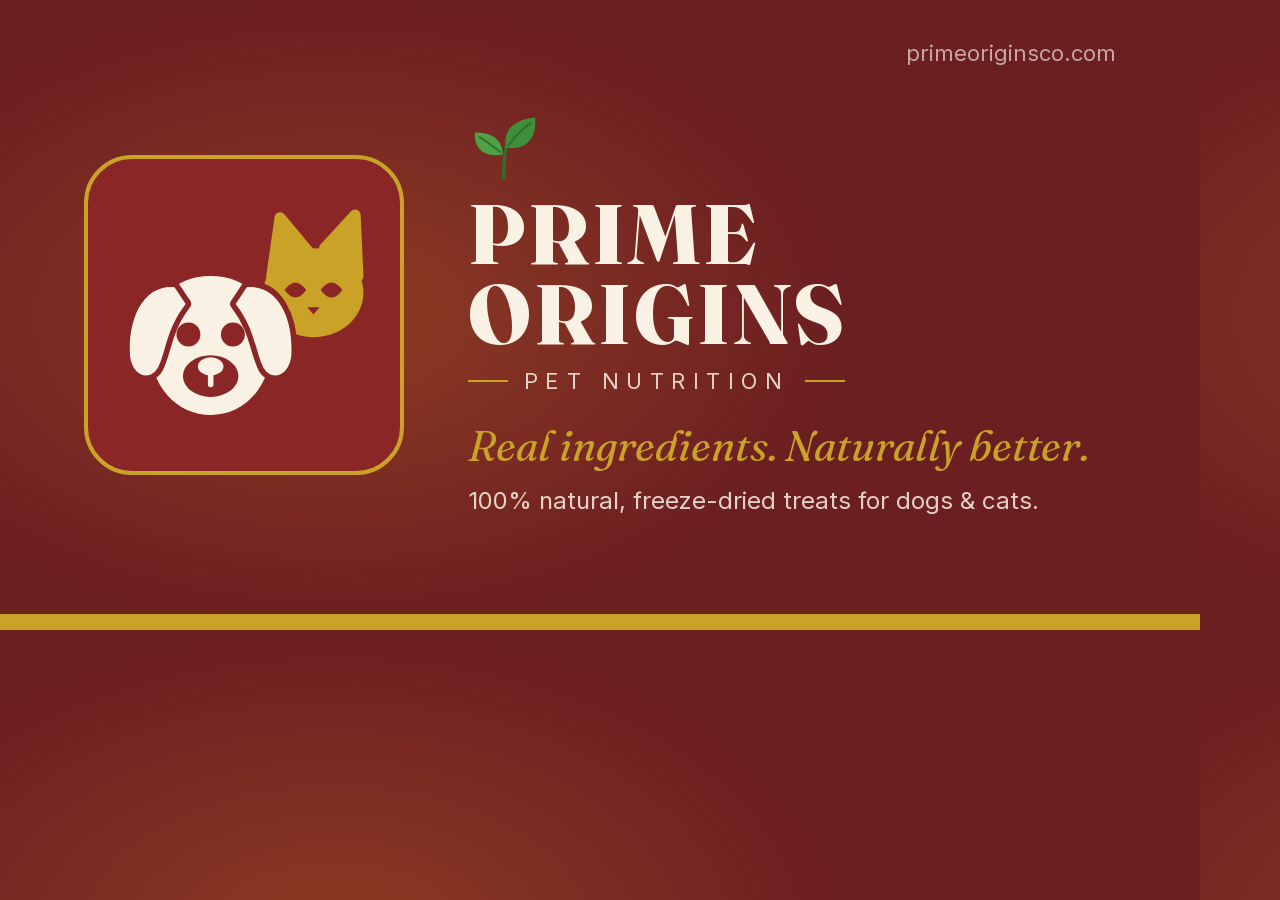
<file: brand/og/og-card.html>
<!doctype html>
<html><head><meta charset="utf-8">
<style>
@font-face { font-family: Fraunces; src: url(../../fonts/fraunces-normal.woff2) format("woff2"); font-weight: 100 900; }
@font-face { font-family: Fraunces; font-style: italic; src: url(../../fonts/fraunces-italic.woff2) format("woff2"); font-weight: 100 900; }
@font-face { font-family: Inter; src: url(../../fonts/inter-normal.woff2) format("woff2"); font-weight: 100 900; }
* { margin: 0; box-sizing: border-box; }
html, body { width: 1200px; height: 630px; overflow: hidden; }
body { background: radial-gradient(ellipse 60% 70% at 28% 50%, rgba(214,120,40,.32), transparent 70%), #6c1f21;
  color: #f8f1e4; font-family: Inter, sans-serif; position: relative; display: flex; align-items: center; padding: 0 84px; gap: 64px; }
.mark { width: 320px; height: 320px; flex: none; background: #8a2626; border-radius: 48px; display: grid; place-items: center; border: 4px solid #c9a227; }
.mark img { width: 250px; height: 250px; }
.copy { flex: 1; }
.leaf { width: 74px; height: 65px; margin-bottom: 10px; }
h1 { font-family: Fraunces, serif; font-weight: 800; font-size: 84px; line-height: .95; letter-spacing: .03em; text-transform: uppercase; }
.sub { font-size: 22px; letter-spacing: .34em; text-transform: uppercase; margin-top: 14px; color: rgba(248,241,228,.85); display: flex; align-items: center; gap: 16px; }
.sub::before, .sub::after { content: ""; height: 2px; width: 40px; background: #c9a227; }
h2 { font-family: Fraunces, serif; font-style: italic; font-weight: 500; font-size: 42px; color: #c9a227; margin-top: 26px; }
p { font-size: 24px; color: rgba(248,241,228,.85); margin-top: 14px; }
.bar { position: absolute; left: 0; right: 0; bottom: 0; height: 16px; background: #c9a227; }
.url { position: absolute; right: 84px; top: 40px; font-size: 22px; color: rgba(248,241,228,.65); }
</style></head>
<body>
  <div class="url">primeoriginsco.com</div>
  <div class="mark"><img src="mark-og.svg" alt=""></div>
  <div class="copy">
    <img class="leaf" src="../../leaf.svg" alt="">
    <h1>Prime<br>Origins</h1>
    <div class="sub">Pet Nutrition</div>
    <h2>Real ingredients. Naturally better.</h2>
    <p>100% natural, freeze-dried treats for dogs &amp; cats.</p>
  </div>
  <div class="bar"></div>
</body></html>
</file>
<file: fonts/fonts.css>
@font-face {
  font-family: 'Fraunces';
  font-style: italic;
  font-weight: 400;
  font-display: swap;
  src: url(/fonts/fraunces-italic.woff2) format('woff2');
  unicode-range: U+0000-00FF, U+0131, U+0152-0153, U+02BB-02BC, U+02C6, U+02DA, U+02DC, U+0304, U+0308, U+0329, U+2000-206F, U+20AC, U+2122, U+2191, U+2193, U+2212, U+2215, U+FEFF, U+FFFD;
}
@font-face {
  font-family: 'Fraunces';
  font-style: normal;
  font-weight: 400;
  font-display: swap;
  src: url(/fonts/fraunces-normal.woff2) format('woff2');
  unicode-range: U+0000-00FF, U+0131, U+0152-0153, U+02BB-02BC, U+02C6, U+02DA, U+02DC, U+0304, U+0308, U+0329, U+2000-206F, U+20AC, U+2122, U+2191, U+2193, U+2212, U+2215, U+FEFF, U+FFFD;
}
@font-face {
  font-family: 'Fraunces';
  font-style: normal;
  font-weight: 600;
  font-display: swap;
  src: url(/fonts/fraunces-normal.woff2) format('woff2');
  unicode-range: U+0000-00FF, U+0131, U+0152-0153, U+02BB-02BC, U+02C6, U+02DA, U+02DC, U+0304, U+0308, U+0329, U+2000-206F, U+20AC, U+2122, U+2191, U+2193, U+2212, U+2215, U+FEFF, U+FFFD;
}
@font-face {
  font-family: 'Fraunces';
  font-style: normal;
  font-weight: 700;
  font-display: swap;
  src: url(/fonts/fraunces-normal.woff2) format('woff2');
  unicode-range: U+0000-00FF, U+0131, U+0152-0153, U+02BB-02BC, U+02C6, U+02DA, U+02DC, U+0304, U+0308, U+0329, U+2000-206F, U+20AC, U+2122, U+2191, U+2193, U+2212, U+2215, U+FEFF, U+FFFD;
}
@font-face {
  font-family: 'Inter';
  font-style: normal;
  font-weight: 400;
  font-display: swap;
  src: url(/fonts/inter-normal.woff2) format('woff2');
  unicode-range: U+0000-00FF, U+0131, U+0152-0153, U+02BB-02BC, U+02C6, U+02DA, U+02DC, U+0304, U+0308, U+0329, U+2000-206F, U+20AC, U+2122, U+2191, U+2193, U+2212, U+2215, U+FEFF, U+FFFD;
}
@font-face {
  font-family: 'Inter';
  font-style: normal;
  font-weight: 500;
  font-display: swap;
  src: url(/fonts/inter-normal.woff2) format('woff2');
  unicode-range: U+0000-00FF, U+0131, U+0152-0153, U+02BB-02BC, U+02C6, U+02DA, U+02DC, U+0304, U+0308, U+0329, U+2000-206F, U+20AC, U+2122, U+2191, U+2193, U+2212, U+2215, U+FEFF, U+FFFD;
}
@font-face {
  font-family: 'Inter';
  font-style: normal;
  font-weight: 600;
  font-display: swap;
  src: url(/fonts/inter-normal.woff2) format('woff2');
  unicode-range: U+0000-00FF, U+0131, U+0152-0153, U+02BB-02BC, U+02C6, U+02DA, U+02DC, U+0304, U+0308, U+0329, U+2000-206F, U+20AC, U+2122, U+2191, U+2193, U+2212, U+2215, U+FEFF, U+FFFD;
}
</file>
<file: styles.css>
:root {
  /* Palette sampled from the Prime Origins bag artwork (2026-10-01):
     crimson body #6c1f21, mustard-gold tab, cream wordmark, green leaf. */
  --crimson: #6c1f21;   /* main brand color: hero, dark sections */
  --crimson-2: #8a2626; /* brighter crimson: signup, hovers */
  --crimson-3: #4e1416; /* deepest: footer, process */
  --gold: #c9a227;      /* text/icons on crimson (4.7:1), buttons with crimson text */
  --gold-2: #ab911e;    /* the bag's tab gold, surfaces only */
  --leaf: #3f8f3a;      /* decoration only: fails as text on cream */
  --cream: #f8f1e4;     /* page background */
  --paper: #fffaf2;     /* cards */
  --sand: #efe2cc;      /* soft panels */
  --ink: #2a1314;
  --muted: #6b5a52;
  --white: #fffdf9;
  --radius: 18px;
  --max: 1160px;
}
* { box-sizing: border-box; margin: 0; padding: 0; }
html { scroll-behavior: smooth; }
body {
  font-family: "Inter", system-ui, sans-serif;
  background: var(--cream);
  color: var(--ink);
  line-height: 1.6;
  -webkit-font-smoothing: antialiased;
}
h1, h2, h3 { font-family: "Fraunces", Georgia, serif; line-height: 1.1; font-weight: 600; }
a { color: inherit; }
img, svg { display: block; max-width: 100%; }
.wrap { max-width: var(--max); margin: 0 auto; padding: 0 24px; }
.eyebrow {
  font-size: 13px; font-weight: 600; letter-spacing: .14em; text-transform: uppercase;
  color: var(--crimson);
}
.btn {
  display: inline-block; padding: 14px 26px; border-radius: 999px;
  font-weight: 600; font-size: 15px; text-decoration: none; transition: transform .15s, background .15s;
  border: 2px solid transparent; cursor: pointer;
}
.btn:hover { transform: translateY(-1px); }
.btn-primary { background: var(--gold); color: var(--crimson-3); }
.btn-primary:hover { background: #d8b33a; }
.btn-ghost { border-color: currentColor; }

/* Wordmark: the bag's "PRIME ORIGINS / PET NUTRITION" lockup */
.logo { display: flex; align-items: center; gap: 10px; text-decoration: none; }
.logo .logo-mark { width: 46px; height: 46px; flex: none; }
.wordmark { display: flex; flex-direction: column; align-items: center; line-height: 1; }
.wm-leaf { width: 20px; height: 17px; margin-bottom: 2px; }
.wm-name { font-family: "Fraunces", serif; font-weight: 800; font-size: 21px; letter-spacing: .04em; text-transform: uppercase; color: var(--crimson); }
.wm-sub { font-size: 9.5px; font-weight: 600; letter-spacing: .32em; text-transform: uppercase; color: var(--muted); margin-top: 4px; }

/* Nav */
header {
  position: sticky; top: 0; z-index: 50;
  background: rgba(248, 241, 228, .94); backdrop-filter: blur(8px);
  border-bottom: 1px solid rgba(108, 31, 33, .1);
}
.nav { display: flex; align-items: center; justify-content: space-between; height: 72px; }
.nav ul { display: flex; gap: 30px; list-style: none; }
.nav ul a { text-decoration: none; font-size: 15px; font-weight: 500; color: var(--ink); }
.nav ul a:hover { color: var(--crimson); }
.nav .btn { padding: 10px 20px; font-size: 14px; background: var(--crimson); color: var(--white); }
.nav .btn:hover { background: var(--crimson-2); }
.menu-toggle { display: none; background: none; border: 0; cursor: pointer; padding: 8px; }
.menu-toggle span { display: block; width: 22px; height: 2px; background: var(--crimson); margin: 5px 0; }

/* Hero: the bag's crimson with a warm sunset glow */
.hero {
  background: radial-gradient(ellipse 70% 60% at 75% 45%, rgba(214, 120, 40, .28), transparent 70%), var(--crimson);
  color: var(--cream); overflow: hidden; position: relative; padding: 0;
}
.hero-grid { display: grid; grid-template-columns: 1.1fr .9fr; gap: 48px; align-items: center; padding-top: 96px; padding-bottom: 104px; }
.hero h1 { font-size: clamp(42px, 6vw, 80px); letter-spacing: -.02em; margin: 18px 0 22px; }
.hero h1 em { font-style: italic; color: var(--gold); font-weight: 400; }
.hero p.lead { font-size: 19px; max-width: 540px; color: rgba(248, 241, 228, .88); margin-bottom: 34px; }
.hero .eyebrow { color: var(--gold); }
.hero-actions { display: flex; gap: 14px; flex-wrap: wrap; }
.hero .btn-ghost { color: var(--cream); }
.hero-badges { display: flex; gap: 28px; margin-top: 48px; flex-wrap: wrap; }
.hero-badges div { font-size: 14px; color: rgba(248, 241, 228, .8); display: flex; align-items: center; gap: 8px; }
.hero-badges svg { width: 18px; height: 18px; color: var(--gold); }
.hero-art { position: relative; aspect-ratio: 1; max-width: 460px; justify-self: end; width: 100%; }
.hero-art .ring { position: absolute; inset: 0; border-radius: 50%; border: 1px dashed rgba(201, 162, 39, .4); }
.hero-art .ring.r2 { inset: 12%; border-style: solid; border-color: rgba(201, 162, 39, .18); }

/* CSS replica of the front of the bag */
.hero-art .bag {
  position: absolute; inset: 12% 20%; border-radius: 14px 14px 20px 20px;
  background: radial-gradient(ellipse 90% 55% at 50% 62%, #b8471f 0%, #8a2626 45%, #5e1a1c 100%);
  box-shadow: 0 30px 60px rgba(0,0,0,.45), inset 0 0 0 1px rgba(255,255,255,.08);
  display: flex; flex-direction: column; align-items: center; justify-content: flex-start;
  color: var(--cream); text-align: center; padding: 16% 10% 10%;
}
.bag-tab {
  position: absolute; top: 0; left: 7%; width: 17%; height: 34%; background: var(--gold-2);
  border-radius: 0 0 4px 4px; display: flex; flex-direction: column; align-items: center; justify-content: flex-end;
  padding: 0 3px 8px; gap: 3px;
}
.bag-tab img { width: 14px; height: 12px; }
.bag-tab span { font-size: 6.5px; font-weight: 700; letter-spacing: .04em; text-transform: uppercase; color: var(--crimson-3); line-height: 1.1; }
.bag-leaf { width: 30px; height: 26px; margin-bottom: 4px; }
.bag .b-brand { font-family: "Fraunces", serif; font-weight: 800; font-size: clamp(22px, 2.6vw, 32px); line-height: .95; letter-spacing: .03em; text-transform: uppercase; }
.bag .b-sub { font-size: 8px; letter-spacing: .3em; text-transform: uppercase; margin-top: 6px; color: rgba(248, 241, 228, .85); }
.bag .b-prod { font-family: "Fraunces", serif; font-weight: 800; font-size: clamp(20px, 2.3vw, 28px); text-transform: uppercase; margin-top: auto; letter-spacing: .02em; }
.bag .b-tag { font-size: 8px; letter-spacing: .12em; text-transform: uppercase; margin-top: 4px; color: rgba(248, 241, 228, .9); }
.bag-badge {
  position: absolute; right: -9%; top: 38%; width: 30%; aspect-ratio: 1; border-radius: 50%;
  background: #1f1310; border: 3px solid var(--gold); color: var(--gold);
  display: flex; flex-direction: column; align-items: center; justify-content: center;
  font-size: 9px; font-weight: 700; text-transform: uppercase; line-height: 1.05; text-align: center;
}
.bag-badge strong { font-size: 15px; }
.bag-badge span { font-size: 7px; letter-spacing: .04em; }
.hero-art .chip {
  position: absolute; background: var(--paper); color: var(--crimson); border-radius: 999px; padding: 10px 16px;
  font-size: 13px; font-weight: 600; box-shadow: 0 10px 30px rgba(0,0,0,.3); white-space: nowrap;
}
.chip.c1 { top: 6%; left: 0; }
.chip.c2 { bottom: 14%; right: -2%; }
.chip.c3 { bottom: 3%; left: 8%; }

/* Marquee: the bag's gold */
.strip { background: var(--gold); color: var(--crimson-3); overflow: hidden; white-space: nowrap; padding: 14px 0; }
.strip-track { display: inline-flex; gap: 48px; animation: scroll 30s linear infinite; font-family: "Fraunces", serif; font-size: 20px; font-style: italic; font-weight: 600; }
.strip-track span::after { content: "✦"; margin-left: 48px; font-style: normal; opacity: .7; }
@keyframes scroll { to { transform: translateX(-50%); } }

/* Sections */
section { padding: 110px 0; }
.section-head { max-width: 640px; margin-bottom: 56px; }
.section-head h2 { font-size: clamp(34px, 4.4vw, 54px); margin: 12px 0 16px; color: var(--crimson); letter-spacing: -.015em; }
.section-head p { font-size: 18px; color: var(--muted); }
.center { text-align: center; margin-left: auto; margin-right: auto; }

/* Pillars: the five icons from the bag */
.pillars { display: grid; grid-template-columns: repeat(5, 1fr); gap: 18px; }
.pillar { background: var(--paper); border-radius: var(--radius); padding: 28px 22px; border: 1px solid rgba(108, 31, 33, .1); }
.pillar .icon { width: 56px; height: 56px; border-radius: 50%; background: var(--crimson); color: var(--gold); display: grid; place-items: center; margin-bottom: 20px; border: 2px solid var(--gold-2); }
.pillar .icon svg { width: 30px; height: 30px; }
.pillar h3 { font-size: 20px; color: var(--crimson); margin-bottom: 8px; }
.pillar p { color: var(--muted); font-size: 14.5px; }

/* Label compare */
.compare { background: var(--sand); }
.compare-grid { display: grid; grid-template-columns: 1fr 1fr; gap: 64px; align-items: center; }
.labels { display: grid; grid-template-columns: 1fr 1fr; gap: 18px; }
.label-card { background: var(--paper); border-radius: var(--radius); padding: 26px; font-size: 14px; }
.label-card h4 { font-size: 12px; letter-spacing: .14em; text-transform: uppercase; margin-bottom: 14px; color: var(--muted); }
.label-card.theirs p { color: var(--muted); font-size: 12.5px; line-height: 1.55; }
.label-card.ours { background: var(--crimson); color: var(--cream); display: flex; flex-direction: column; }
.label-card.ours h4 { color: var(--gold); }
.label-card.ours .one { font-family: "Fraunces", serif; font-size: 28px; line-height: 1.1; margin-top: auto; }
.label-card.ours small { display: block; margin-top: 10px; color: rgba(248, 241, 228, .75); font-size: 13px; }
.compare h2 { font-size: clamp(32px, 4vw, 48px); color: var(--crimson); margin: 12px 0 18px; }
.compare p { color: #4f433d; font-size: 17px; margin-bottom: 14px; }

/* Beef Liver spotlight (facts from the bag) */
.spotlight { background: var(--crimson); color: var(--cream); }
.spotlight .eyebrow { color: var(--gold); }
.spotlight .section-head h2 { color: var(--cream); }
.spotlight .section-head p { color: rgba(248, 241, 228, .8); }
.spot-grid { display: grid; grid-template-columns: 1fr 1.15fr 1fr; gap: 20px; align-items: start; }
.spot-card { border: 1.5px solid rgba(201, 162, 39, .55); border-radius: var(--radius); padding: 28px; background: rgba(0, 0, 0, .12); }
.spot-card h3 { font-size: 22px; color: var(--gold); margin-bottom: 14px; }
.spot-card h3 small { font-family: "Inter", sans-serif; font-size: 13px; font-weight: 500; color: rgba(248, 241, 228, .7); margin-left: 6px; }
.spot-card h3.mt { margin-top: 26px; }
.spot-card p { font-size: 15px; color: rgba(248, 241, 228, .88); }
.spot-card p.small { font-size: 13.5px; color: rgba(248, 241, 228, .75); margin: 8px 0; }
.checks { list-style: none; display: grid; gap: 9px; }
.checks li { position: relative; padding-left: 26px; font-size: 15px; }
.checks li::before { content: "✓"; position: absolute; left: 0; color: var(--gold); font-weight: 700; }
.facts { width: 100%; border-collapse: collapse; font-size: 15px; }
.facts th { text-align: left; font-weight: 400; padding: 9px 0; border-bottom: 1px dotted rgba(248, 241, 228, .3); color: rgba(248, 241, 228, .9); }
.facts td { text-align: right; padding: 9px 0; border-bottom: 1px dotted rgba(248, 241, 228, .3); font-weight: 600; color: var(--cream); white-space: nowrap; padding-left: 12px; }
.origin { margin-top: 26px; padding-top: 18px; border-top: 1px solid rgba(201, 162, 39, .4); font-size: 13.5px !important; color: rgba(248, 241, 228, .75) !important; }

/* Products */
.products { display: grid; grid-template-columns: repeat(3, 1fr); gap: 24px; }
.product { background: var(--paper); border-radius: var(--radius); overflow: hidden; border: 1px solid rgba(108, 31, 33, .1); transition: transform .2s, box-shadow .2s; display: flex; flex-direction: column; }
.product:hover { transform: translateY(-4px); box-shadow: 0 20px 40px rgba(108, 31, 33, .12); }
.product-art { aspect-ratio: 4/3; display: grid; place-items: center; position: relative; }
.product-art .p-letter { font-family: "Fraunces", serif; font-size: 92px; font-weight: 600; color: rgba(255,255,255,.92); line-height: 1; }
.product-art .p-pet { position: absolute; top: 16px; left: 16px; background: rgba(255,255,255,.9); color: var(--crimson); font-size: 12px; font-weight: 600; padding: 5px 12px; border-radius: 999px; }
.product-body { padding: 24px 24px 28px; display: flex; flex-direction: column; flex: 1; }
.product h3 { font-size: 24px; color: var(--crimson); }
.product .ingredient { font-size: 13px; color: var(--crimson-2); font-weight: 600; margin: 6px 0 12px; letter-spacing: .02em; }
.product p { color: var(--muted); font-size: 15px; margin-bottom: 20px; }
.product .btn { margin-top: auto; align-self: flex-start; padding: 10px 20px; font-size: 14px; color: var(--crimson); }
.art-1 { background: radial-gradient(ellipse at 50% 70%, #a23a22, #6c1f21); }
.art-2 { background: #b8902a; }
.art-3 { background: #c4664f; }
.art-4 { background: #6e4a3a; }
.art-5 { background: #6f7f4a; }
.art-6 { background: #4e1416; }

/* Process */
.process { background: var(--crimson-3); color: var(--cream); }
.process .section-head h2 { color: var(--cream); }
.process .section-head p { color: rgba(248, 241, 228, .75); }
.process .eyebrow { color: var(--gold); }
.steps { display: grid; grid-template-columns: repeat(4, 1fr); gap: 0; counter-reset: step; }
.step { padding: 0 28px 0 0; position: relative; }
.step::before {
  counter-increment: step; content: "0" counter(step);
  font-family: "Fraunces", serif; font-size: 56px; color: var(--gold); display: block; margin-bottom: 14px; line-height: 1;
}
.step::after { content: ""; position: absolute; top: 28px; left: 90px; right: 20px; height: 1px; background: rgba(201, 162, 39, .3); }
.step:last-child::after { display: none; }
.step h3 { font-size: 22px; margin-bottom: 10px; }
.step p { color: rgba(248, 241, 228, .75); font-size: 15px; }

/* Pets */
.pets-grid { display: grid; grid-template-columns: 1fr 1fr; gap: 24px; }
.pet-card { border-radius: var(--radius); padding: 48px; min-height: 300px; display: flex; flex-direction: column; justify-content: flex-end; position: relative; overflow: hidden; }
.pet-card.dog { background: #f0d6c4; }
.pet-card.cat { background: #e9dcb8; }
.pet-card svg.pet-icon { position: absolute; top: 32px; right: 32px; width: 120px; height: 120px; opacity: .2; color: var(--crimson); }
.pet-card h3 { font-size: 36px; color: var(--crimson); margin-bottom: 10px; }
.pet-card p { color: #3f332d; max-width: 400px; }

/* FAQ */
.faq { background: var(--paper); }
.faq-list { max-width: 780px; margin: 0 auto; }
details { border-bottom: 1px solid rgba(108, 31, 33, .15); padding: 24px 0; }
summary { cursor: pointer; list-style: none; font-family: "Fraunces", serif; font-size: 21px; color: var(--crimson); display: flex; justify-content: space-between; gap: 24px; }
summary::-webkit-details-marker { display: none; }
summary::after { content: "+"; font-family: "Inter", sans-serif; font-size: 24px; color: var(--gold-2); transition: transform .2s; }
details[open] summary::after { transform: rotate(45deg); }
details p { margin-top: 14px; color: var(--muted); }

/* Signup */
.signup { background: var(--crimson-2); color: var(--white); text-align: center; }
.signup h2 { font-size: clamp(34px, 4.4vw, 54px); margin-bottom: 14px; }
.signup p { font-size: 18px; opacity: .92; max-width: 520px; margin: 0 auto 32px; }
.signup form { display: flex; gap: 12px; max-width: 480px; margin: 0 auto; }
.signup input { flex: 1; padding: 15px 22px; border-radius: 999px; border: 0; font: inherit; font-size: 15px; color: var(--ink); min-width: 0; }
.signup input:focus { outline: 3px solid var(--gold); }
.signup .btn { background: var(--gold); color: var(--crimson-3); }
.signup .note { font-size: 14px; margin-top: 16px; min-height: 1.4em; }

/* Footer */
footer { background: var(--crimson-3); color: rgba(248, 241, 228, .72); padding: 64px 0 36px; font-size: 14px; }
.foot-grid { display: grid; grid-template-columns: 2fr 1fr 1fr; gap: 40px; margin-bottom: 48px; }
footer .wm-name { color: var(--cream); }
footer .wm-sub { color: rgba(248, 241, 228, .6); }
.foot-logo { margin-bottom: 16px; }
.foot-blurb { max-width: 340px; }
.foot-trust { margin-top: 14px; font-family: "Fraunces", serif; font-style: italic; font-size: 17px; color: var(--gold); }
footer h4 { color: var(--cream); font-size: 13px; letter-spacing: .12em; text-transform: uppercase; margin-bottom: 16px; font-weight: 600; }
footer ul { list-style: none; display: grid; gap: 10px; }
footer a { text-decoration: none; }
footer a:hover { color: var(--cream); }
.foot-bottom { border-top: 1px solid rgba(248, 241, 228, .12); padding-top: 24px; display: flex; justify-content: space-between; flex-wrap: wrap; gap: 12px; font-size: 13px; }

/* Responsive */
@media (max-width: 1060px) {
  .pillars { grid-template-columns: repeat(3, 1fr); }
  .spot-grid { grid-template-columns: 1fr 1fr; }
  .spot-card.notes { grid-column: 1 / -1; }
}
@media (max-width: 960px) {
  .hero-grid, .compare-grid { grid-template-columns: 1fr; }
  .hero-art { justify-self: center; max-width: 380px; }
  .pillars, .steps { grid-template-columns: 1fr 1fr; gap: 24px; }
  .step::after { display: none; }
  .products { grid-template-columns: 1fr 1fr; }
  .nav ul { gap: 20px; }
}
@media (max-width: 720px) {
  .nav ul, .nav .btn { display: none; }
  .menu-toggle { display: block; }
  .nav.open ul {
    display: flex; flex-direction: column; gap: 0; position: absolute; top: 72px; left: 0; right: 0;
    background: var(--cream); border-bottom: 1px solid rgba(108, 31, 33, .1); padding: 8px 24px 16px;
  }
  .nav.open ul a { display: block; padding: 12px 0; }
  .wrap { padding: 0 16px; }
  section { padding: 76px 0; }
  .hero-grid { padding-top: 64px; padding-bottom: 72px; }
  .hero-badges { gap: 12px 22px; margin-top: 36px; }
  .hero-actions .btn { flex: 1 1 0; min-width: 150px; text-align: center; padding-left: 16px; padding-right: 16px; }
  .pet-card { padding: 28px 24px 32px; min-height: 0; }
  .pet-card svg.pet-icon { position: static; width: 52px; height: 52px; opacity: .35; margin-bottom: 18px; }
  .pillars, .steps, .products, .pets-grid, .labels, .foot-grid, .spot-grid { grid-template-columns: 1fr; }
  .spot-card { padding: 22px; }
  .signup form { flex-direction: column; }
  .chip.c2 { right: 0; }
  .bag-badge { right: -4%; }
}
@media (prefers-reduced-motion: reduce) {
  .strip-track { animation: none; }
  html { scroll-behavior: auto; }
}
</file>
